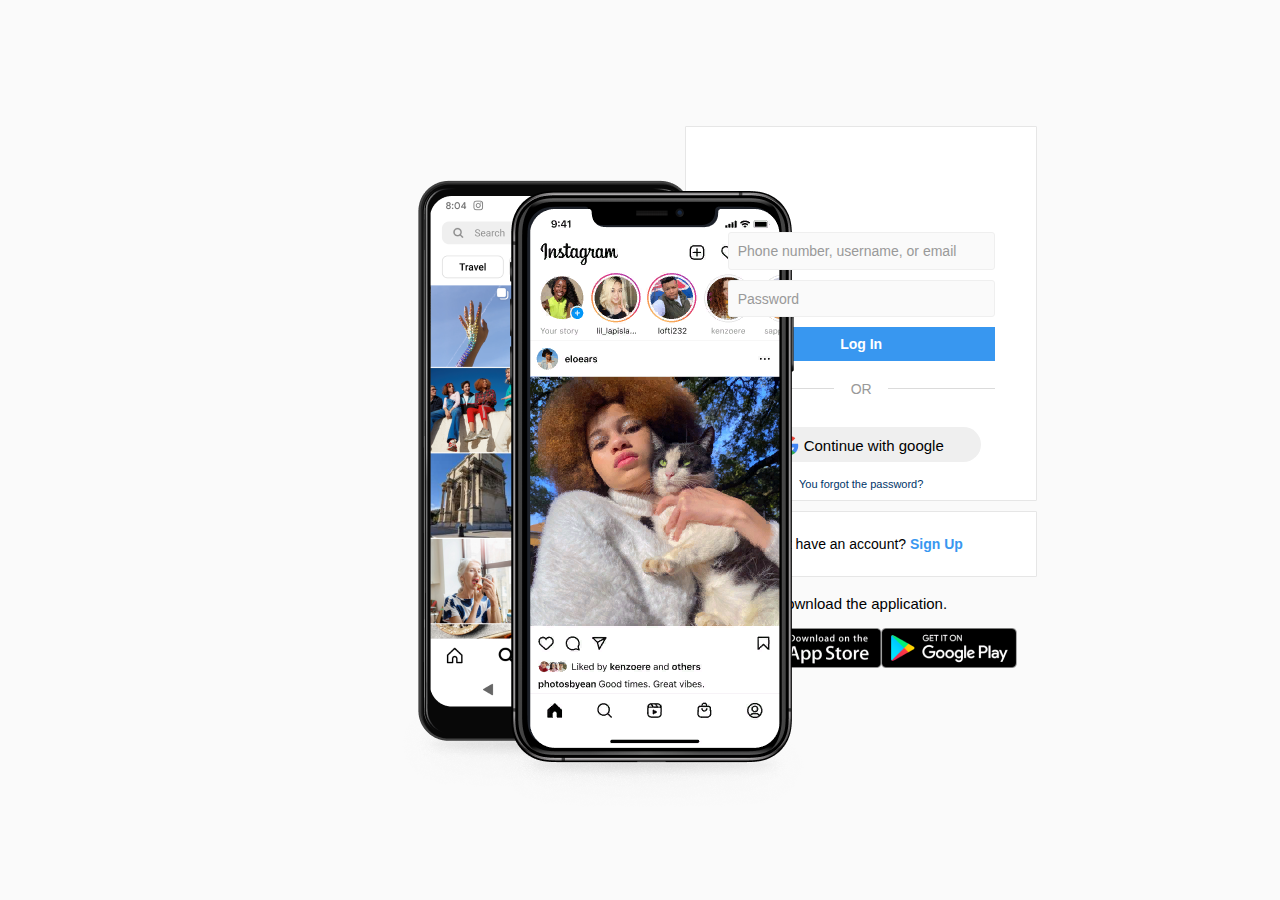
<file: index.html>
<!DOCTYPE html>
<html lang="en">
<head>
    <meta charset="UTF-8">
    <meta name="viewport" content="width=device-width, initial-scale=1.0">
    <meta http-equiv="X-UA-Compatible" content="ie=edge">
    <title>LOG IN MENU</title>
    <link rel="stylesheet" href="./css/style.css">
    <link rel="shortcut icon" href="./img/shortcuticoninst.png" type="image/png">
</head>
<body>
    <div class="container">
        <img class="frame-img" src="./img/Frame.png" alt="">
        <div class="box">
            <div class="heading"></div>
            <form class="login-form">
                <div class="field">
                    <input id="username" type="name" placeholder="Phone number, username, or email" />
                    <label for="username">Phone number, username, or email</label>
                </div>
                <div class="field">
                    <input id="password" type="password" placeholder="password" />
                    <label for="password">Password</label>
                </div>
                <button class="login-button" title="login">Log In</button>
                <div class="separator">
                    <div class="line"></div>
                    <p>OR</p>
                    <div class="line"></div>
                </div>
                <div class="other">
                    <button class="flex-center" type="button">
                        <img class="google-logo" src="./img/google.png" alt="">
                        <span class="other-txt">Continue with google</span>
                    </button>
                    <a class="forgot-password" href="profile.html">You forgot the password?</a>
                </div>
            </form>
        </div>
        <div class="box">
            <p>Don't have an account? <a class="signup" href="./profile.html">Sign Up</a></p>
        </div>
        <span class="other-txt mt">Download the application.</span>
        <div class="apps-logo">
            <img src="./img/appstore.png" alt="">
            <img src="./img/googplay.png" alt="">
        </div>
    </div>
</body>
</html>
</file>
<file: css/style.css>
body {
    font-family: sans-serif;
    background-color: #fafafa;
    font-family: -apple-system, BlinkMacSystemFont, "Segoe UI", Roboto, Oxygen,
      Ubuntu, Cantarell, "Open Sans", "Helvetica Neue", sans-serif;
    box-sizing: border-box;
  }
  a {
    text-decoration: none;
  }
  .container {
    max-width: 1000px;
    margin: 0 auto;
    display: flex;
    justify-content: center;
    flex-direction: column;
    align-items: center;
    margin-top: 10%;
    font-size: 14px;
    margin-left: 35%;
  }
  .box {
    max-width: 350px;
    width: 100%;
    display: flex;
    justify-content: center;
    align-items: center;
    flex-direction: column;
    background-color: #ffff;
    border: 1px solid #e6e6e6;
    border-radius: 1px;
    margin: 0 0 10px;
    padding: 10px 0;
    flex-grow: 1;
  }
  .heading {
    margin: 22px auto 12px;
    background-image: url("https://www.instagram.com/static/bundles/es6/sprite_core_b20f2a3cd7e4.png/b20f2a3cd7e4.png");
    background-position: -98px 0;
    height: 51px;
    width: 177px;
    overflow: hidden;
  }
  .field {
    margin: 10px 0;
    position: relative;
    font-size: 14px;
    width: 100%;
    text-overflow: ellipsis;
  }
  input {
    padding: 9px 0px 7px 9px;
    font-size: 12px;
    width: 16rem;
    height: 1.2rem;
    outline: none;
    background: #fafafa;
    border-radius: 3px;
    border: 1px solid #efefef;
  }
  label {
    position: absolute;
    pointer-events: none;
    left: 10px;
    padding-bottom: 15px;
    transform: translateY(10px);
    line-height: 6px;
    transition: all ease-out 0.1s;
    font-size: 14px;
    color: #999;
    padding-top: 6px;
  }
  input::placeholder {
    visibility: hidden;
  }
  .login-form ::-moz-placeholder {
    color: transparent;
  }
  input:not(:placeholder-shown) + label {
    transform: translateY(0);
    font-size: 11px;
  }
  input:not(:placeholder-shown) {
    padding-top: 14px;
    padding-bottom: 2px;
  }
  
  .login-button {
    text-align: center;
    width: 100%;
    padding: 0.5rem;
    border: 1px solid transparent;
    background-color: #3897f0;
    color: #fff;
    font-weight: 600;
    font-size: 14px;
    cursor: pointer;
  }
  .separator {
    display: flex;
    justify-content: space-between;
    align-items: center;
    color: #999;
    margin-top: 6px;
  }
  .other-txt{
    font-weight: 500;
    font-size: 15px;
    color: #000000;
  }
  .flex-center{
    display: flex;
    flex-direction: row;
    justify-content: center;
    align-self: center;
    width: 90%;
    height: 35px;
    background: #EFEFEF;
    border-radius: 59px;
    margin: 1rem;
    border: 0;
    cursor: pointer;
    font-size: 14px;
    color: #385185;
    font-weight: 700;
    padding-top: 10px;
  }
  .google-logo{
    width: 20px;
    height: 21px;
    margin-top: -2px;
    margin-right: 5px;
  }
  .separator .line {
    height: 1px;
    width: 40%;
    background-color: #dbdbdb;
  }
  
  .other {
    display: flex;
    justify-content: center;
    flex-direction: column;
    align-items: center;
  }
  
  .fb-icon {
    color: #385185;
    font-size: 1rem;
    padding-right: 1px;
  }
  
  .forgot-password {
    font-size: 11px;
    color: #003569;
  }
  
  .signup {
    color: #3897f0;
    font-weight: 600;
  }

  .apps-logo{
    width: 28%;
    height: auto;
    margin-top: 2%;
    display: flex;
    flex-direction: row;
    justify-content: space-between;
  }
  img{
    cursor: pointer;
  }
  .mt{
    margin-top: 1%;
  }
  .frame-img{
    position: absolute;
    top: 20%;
    left: 29%;
  }
</file>
